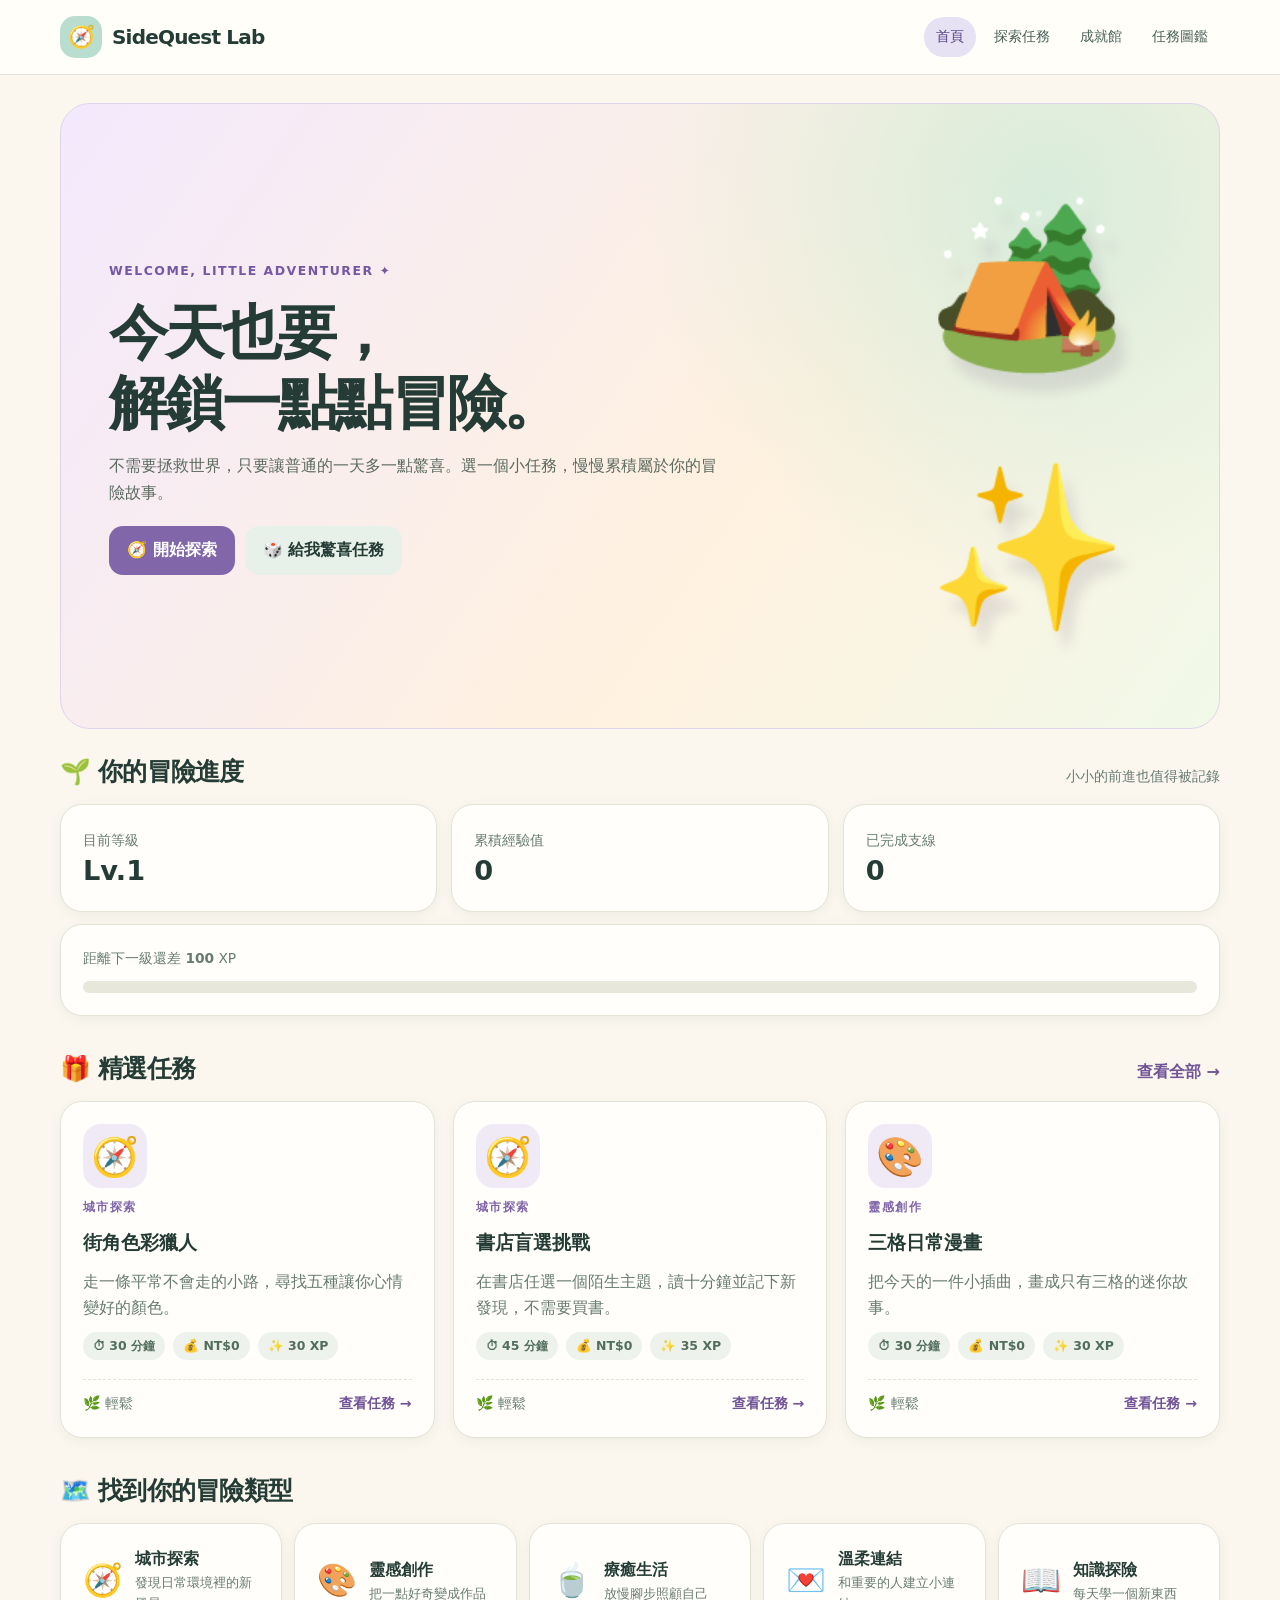
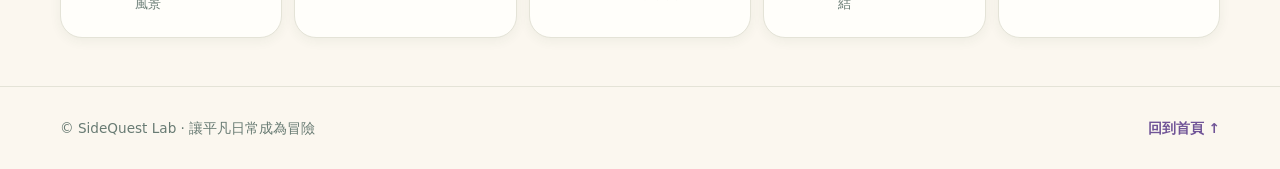
<file: index.html>
<!doctype html><html lang="zh-Hant"><head><meta charset="utf-8"><meta name="viewport" content="width=device-width, initial-scale=1"><meta name="description" content="SideQuest Lab：在日常生活發現值得解鎖的小冒險。"><title>日常支線任務所｜SideQuest Lab</title><link rel="stylesheet" href="./css/style.css"></head><body data-page="home" data-root="./"><header class="site-header"><div class="container nav-wrap"><a id="brand" class="brand" href=""><span class="brand-icon">🧭</span> SideQuest Lab</a><nav id="nav" class="nav" aria-label="主要導覽"></nav></div></header><main class="container"><p id="app-error" class="message" role="alert" hidden></p><section class="hero"><div><span class="eyebrow">WELCOME, LITTLE ADVENTURER ✦</span><h1>今天也要，<br>解鎖一點點冒險。</h1><p>不需要拯救世界，只要讓普通的一天多一點驚喜。選一個小任務，慢慢累積屬於你的冒險故事。</p><div class="actions"><a class="btn" href="pages/explore.html">🧭 開始探索</a><button id="random-quest" class="btn secondary" type="button">🎲 給我驚喜任務</button></div></div><div class="hero-art" aria-hidden="true">🏕️✨</div></section><section class="section"><div class="section-head"><h2>🌱 你的冒險進度</h2><span class="muted small">小小的前進也值得被記錄</span></div><div class="stats"><div class="stat"><span>目前等級</span><strong id="stat-level">Lv.1</strong></div><div class="stat"><span>累積經驗值</span><strong id="stat-xp">0</strong></div><div class="stat"><span>已完成支線</span><strong id="stat-done">0</strong></div></div><div class="panel" style="margin-top:12px"><div class="small muted">距離下一級還差 <strong id="xp-next">100</strong> XP</div><div class="progress" role="progressbar" aria-label="升級經驗進度" aria-valuemin="0" aria-valuemax="100" aria-valuenow="0"><div id="xp-bar"></div></div></div></section><section class="section"><div class="section-head"><h2>🎁 精選任務</h2><a class="link" href="pages/explore.html">查看全部 →</a></div><div id="featured" class="grid"></div></section><section class="section"><div class="section-head"><h2>🗺️ 找到你的冒險類型</h2></div><div id="categories" class="categories"></div></section></main><footer class="site-footer"><div class="container footer-flex"><span>© SideQuest Lab · 讓平凡日常成為冒險</span><a id="footer-home" class="link" href="">回到首頁 ↑</a></div></footer><script type="module" src="./js/app.js"></script></body></html>
</file>
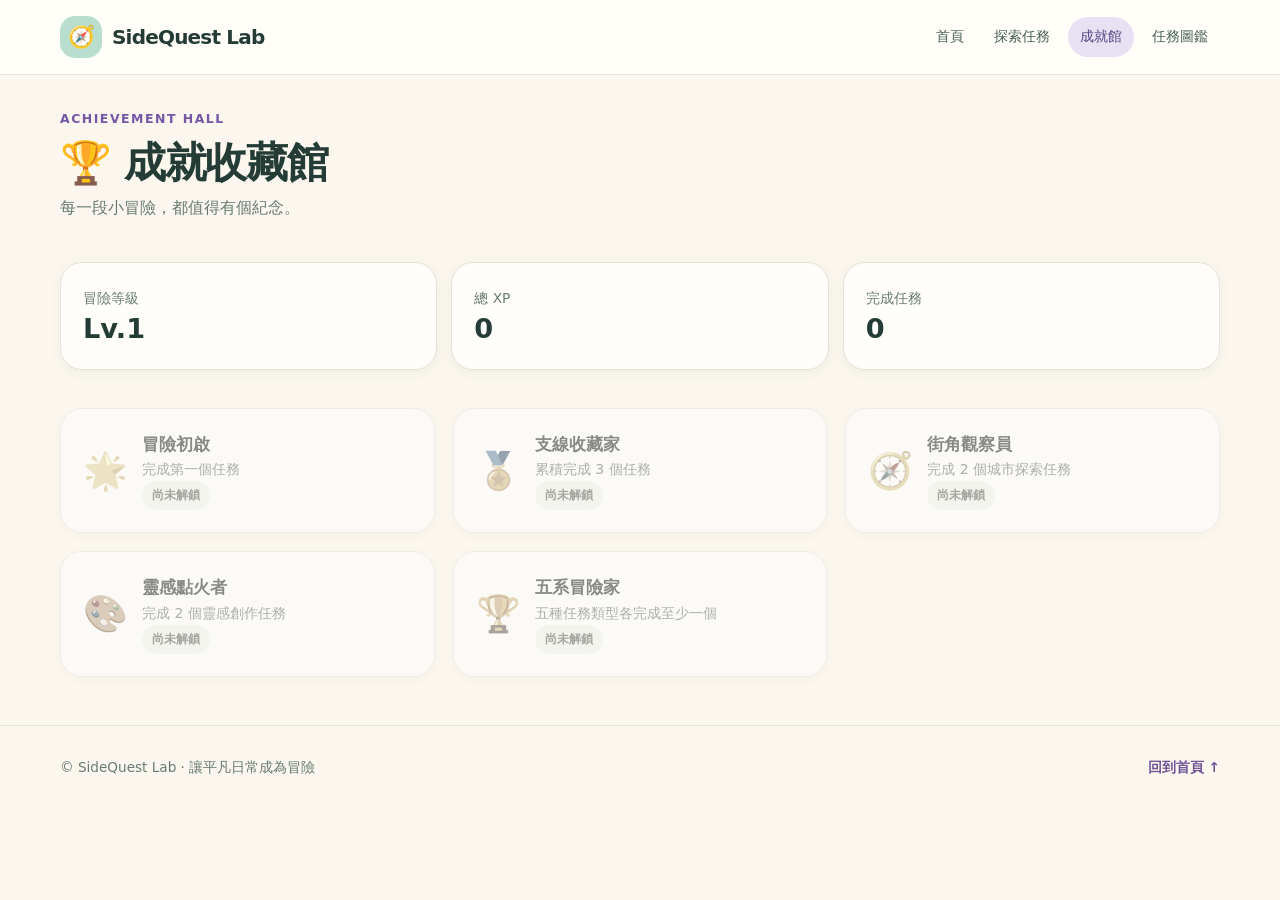
<file: pages/achievements.html>
<!doctype html><html lang="zh-Hant"><head><meta charset="utf-8"><meta name="viewport" content="width=device-width, initial-scale=1"><meta name="description" content="SideQuest Lab：在日常生活發現值得解鎖的小冒險。"><title>成就館｜SideQuest Lab</title><link rel="stylesheet" href="../css/style.css"></head><body data-page="achievements" data-root="../"><header class="site-header"><div class="container nav-wrap"><a id="brand" class="brand" href=""><span class="brand-icon">🧭</span> SideQuest Lab</a><nav id="nav" class="nav" aria-label="主要導覽"></nav></div></header><main class="container"><p id="app-error" class="message" role="alert" hidden></p><div class="page-head"><span class="eyebrow">ACHIEVEMENT HALL</span><h1>🏆 成就收藏館</h1><p>每一段小冒險，都值得有個紀念。</p></div><div class="stats section"><div class="stat"><span>冒險等級</span><strong id="stat-level">Lv.1</strong></div><div class="stat"><span>總 XP</span><strong id="stat-xp">0</strong></div><div class="stat"><span>完成任務</span><strong id="stat-done">0</strong></div></div><div id="achievements-grid" class="grid"></div></main><footer class="site-footer"><div class="container footer-flex"><span>© SideQuest Lab · 讓平凡日常成為冒險</span><a id="footer-home" class="link" href="">回到首頁 ↑</a></div></footer><script type="module" src="../js/app.js"></script></body></html>
</file>
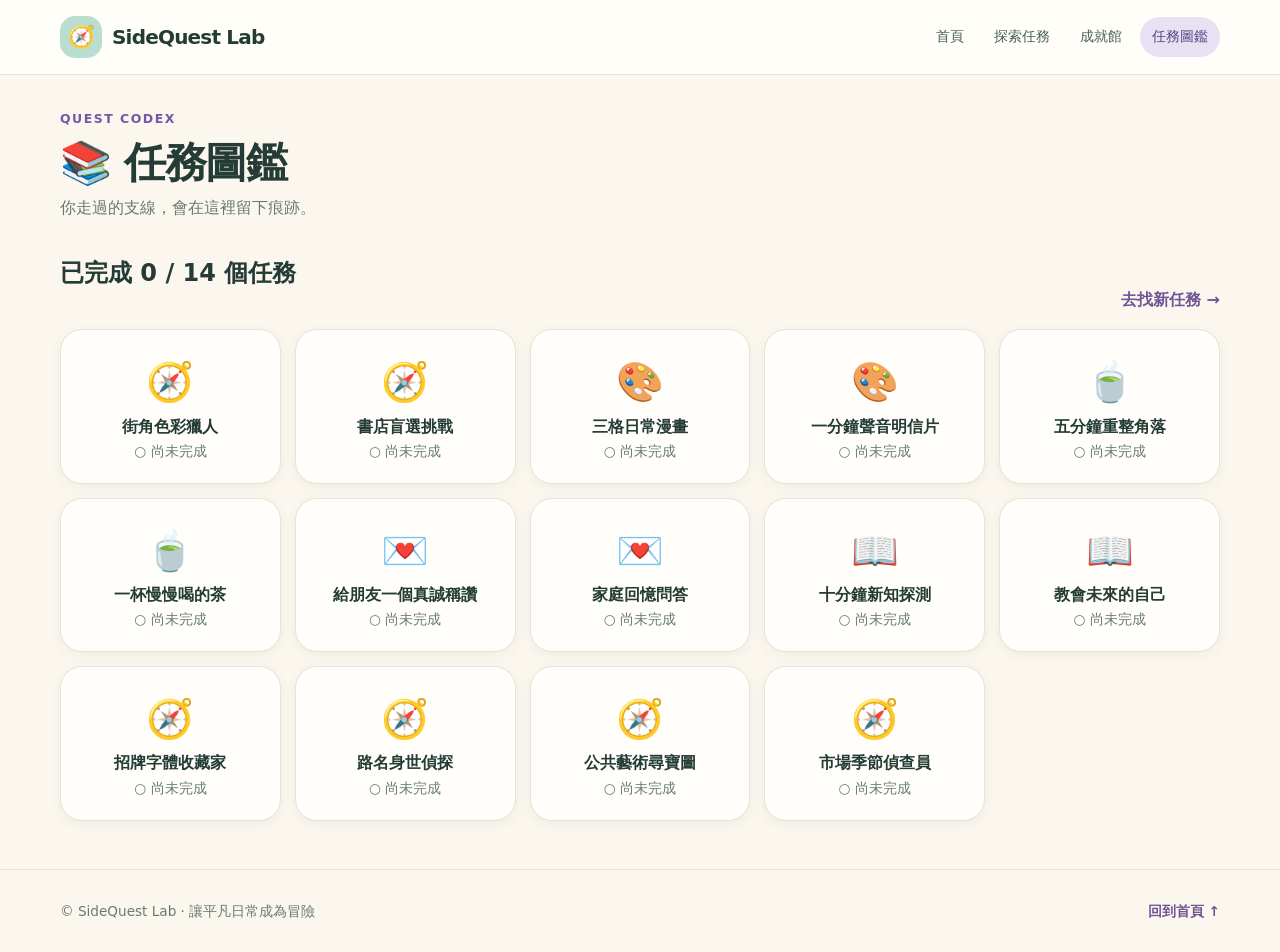
<file: pages/collection.html>
<!doctype html><html lang="zh-Hant"><head><meta charset="utf-8"><meta name="viewport" content="width=device-width, initial-scale=1"><meta name="description" content="SideQuest Lab：在日常生活發現值得解鎖的小冒險。"><title>任務圖鑑｜SideQuest Lab</title><link rel="stylesheet" href="../css/style.css"></head><body data-page="collection" data-root="../"><header class="site-header"><div class="container nav-wrap"><a id="brand" class="brand" href=""><span class="brand-icon">🧭</span> SideQuest Lab</a><nav id="nav" class="nav" aria-label="主要導覽"></nav></div></header><main class="container"><p id="app-error" class="message" role="alert" hidden></p><div class="page-head"><span class="eyebrow">QUEST CODEX</span><h1>📚 任務圖鑑</h1><p>你走過的支線，會在這裡留下痕跡。</p></div><div class="section-head"><h2 id="collection-counter">載入中…</h2><a class="link" href="explore.html">去找新任務 →</a></div><div id="collection-grid" class="collection-grid"></div></main><footer class="site-footer"><div class="container footer-flex"><span>© SideQuest Lab · 讓平凡日常成為冒險</span><a id="footer-home" class="link" href="">回到首頁 ↑</a></div></footer><script type="module" src="../js/app.js"></script></body></html>
</file>
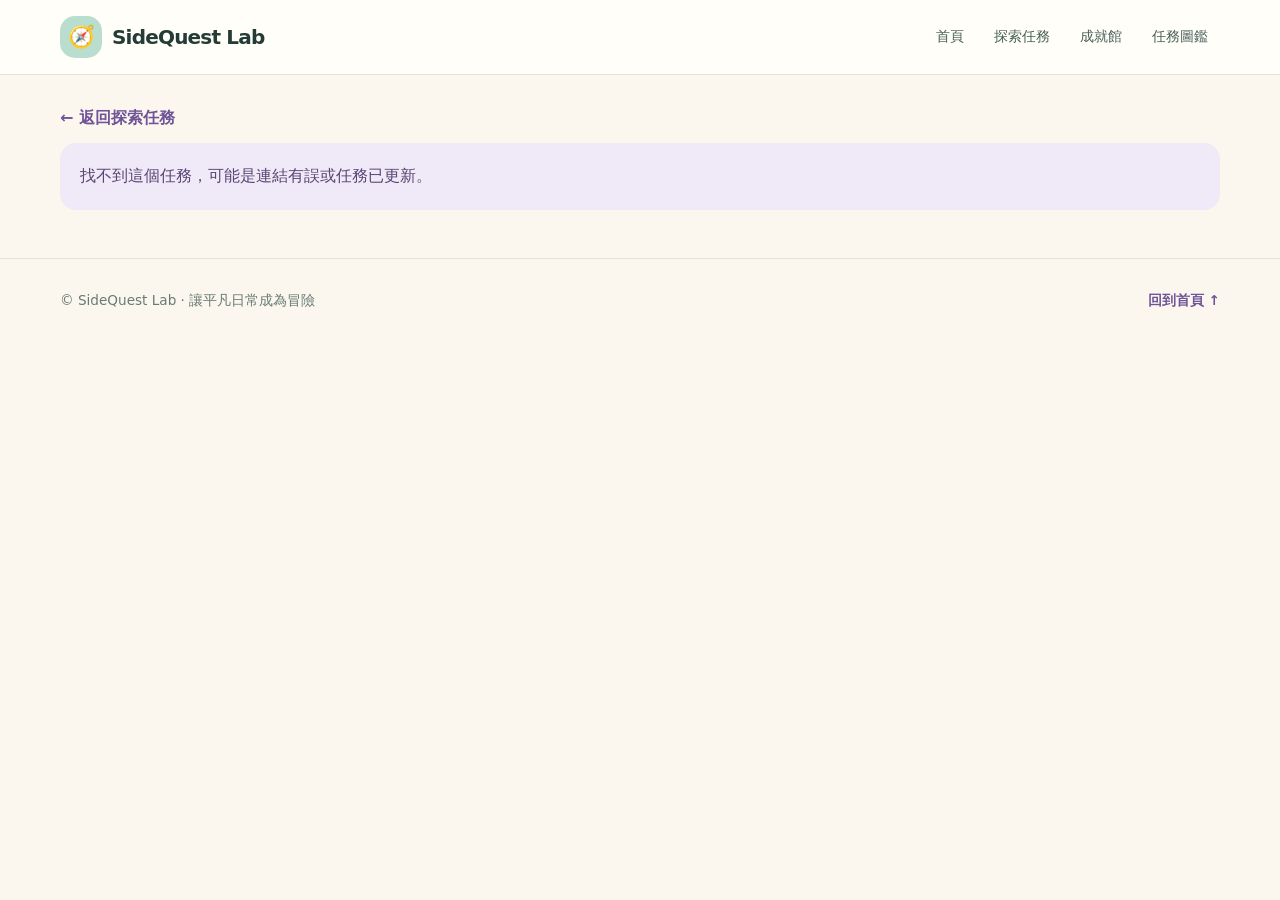
<file: pages/detail.html>
<!doctype html><html lang="zh-Hant"><head><meta charset="utf-8"><meta name="viewport" content="width=device-width, initial-scale=1"><meta name="description" content="SideQuest Lab：在日常生活發現值得解鎖的小冒險。"><title>任務詳情｜SideQuest Lab</title><link rel="stylesheet" href="../css/style.css"></head><body data-page="detail" data-root="../"><header class="site-header"><div class="container nav-wrap"><a id="brand" class="brand" href=""><span class="brand-icon">🧭</span> SideQuest Lab</a><nav id="nav" class="nav" aria-label="主要導覽"></nav></div></header><main class="container"><p id="app-error" class="message" role="alert" hidden></p><div class="page-head"><a class="link" href="explore.html">← 返回探索任務</a></div><div id="detail-content"></div></main><footer class="site-footer"><div class="container footer-flex"><span>© SideQuest Lab · 讓平凡日常成為冒險</span><a id="footer-home" class="link" href="">回到首頁 ↑</a></div></footer><script type="module" src="../js/app.js"></script></body></html>
</file>
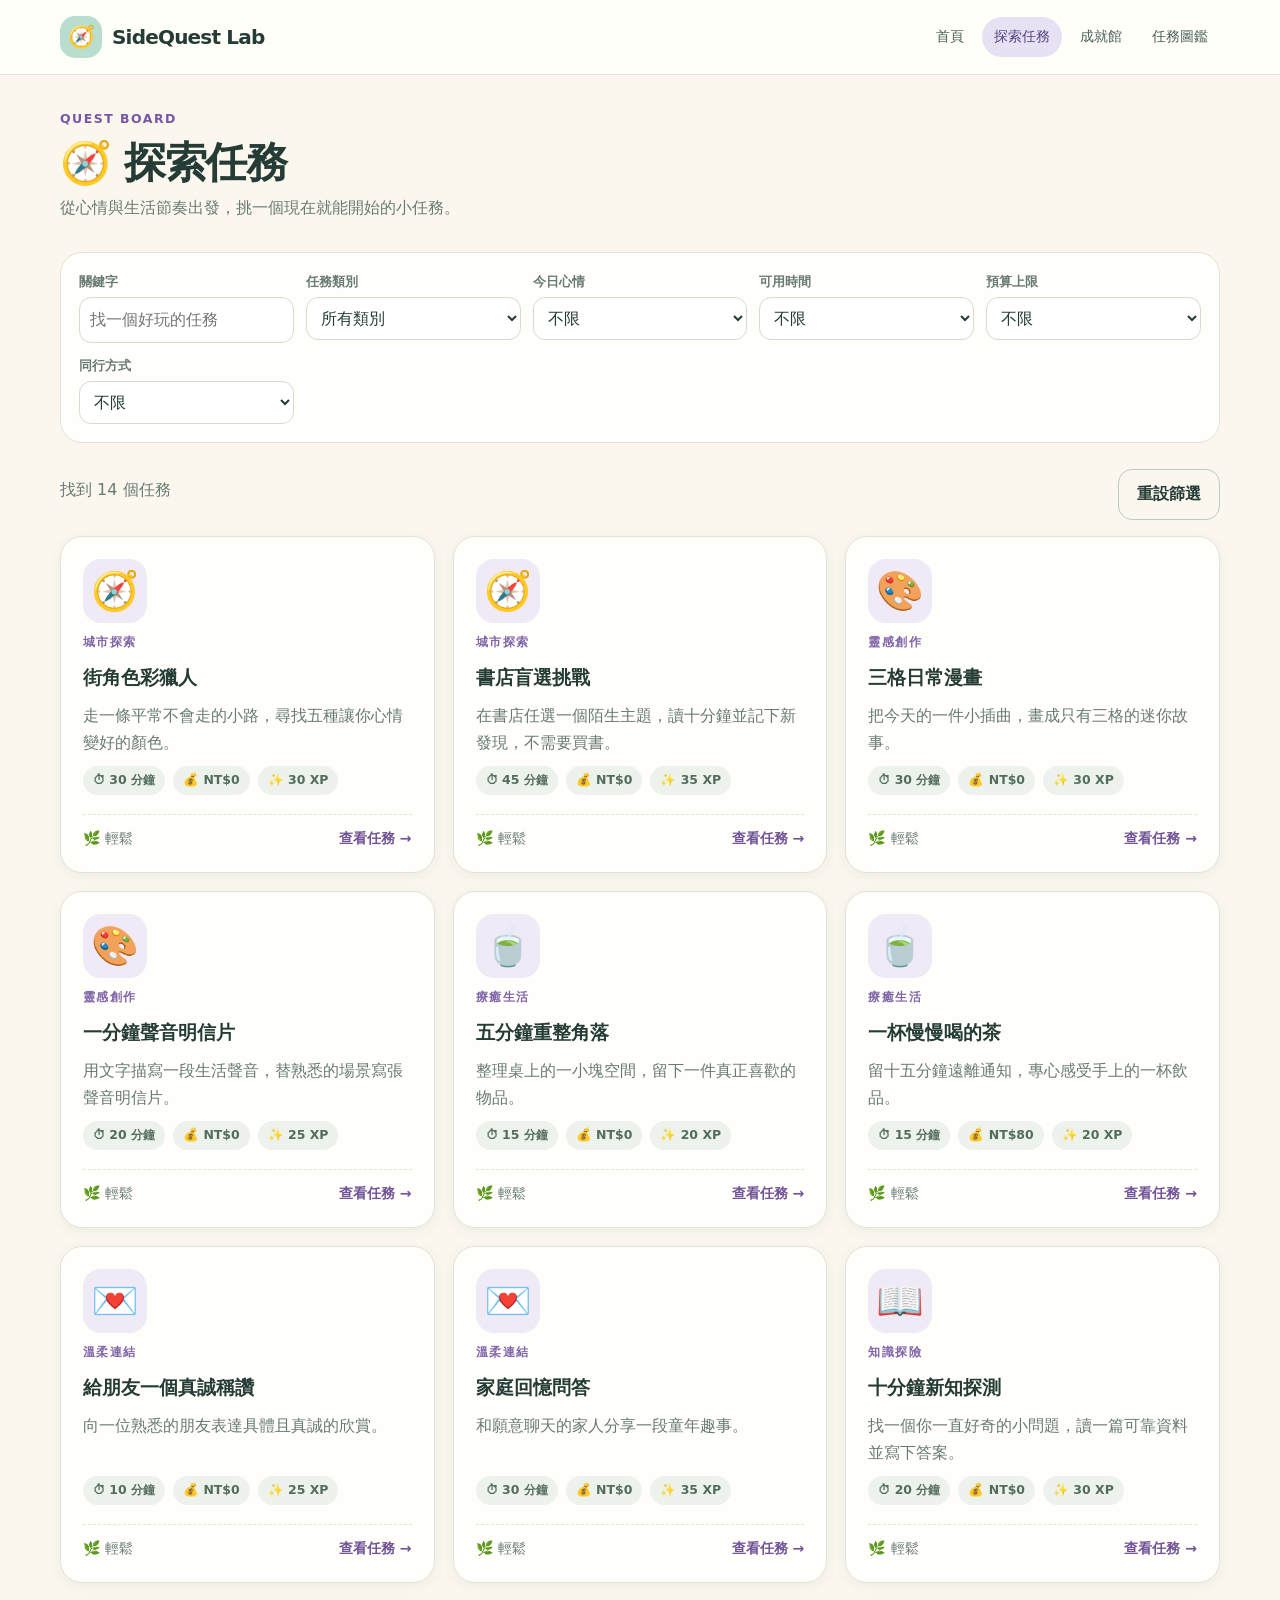
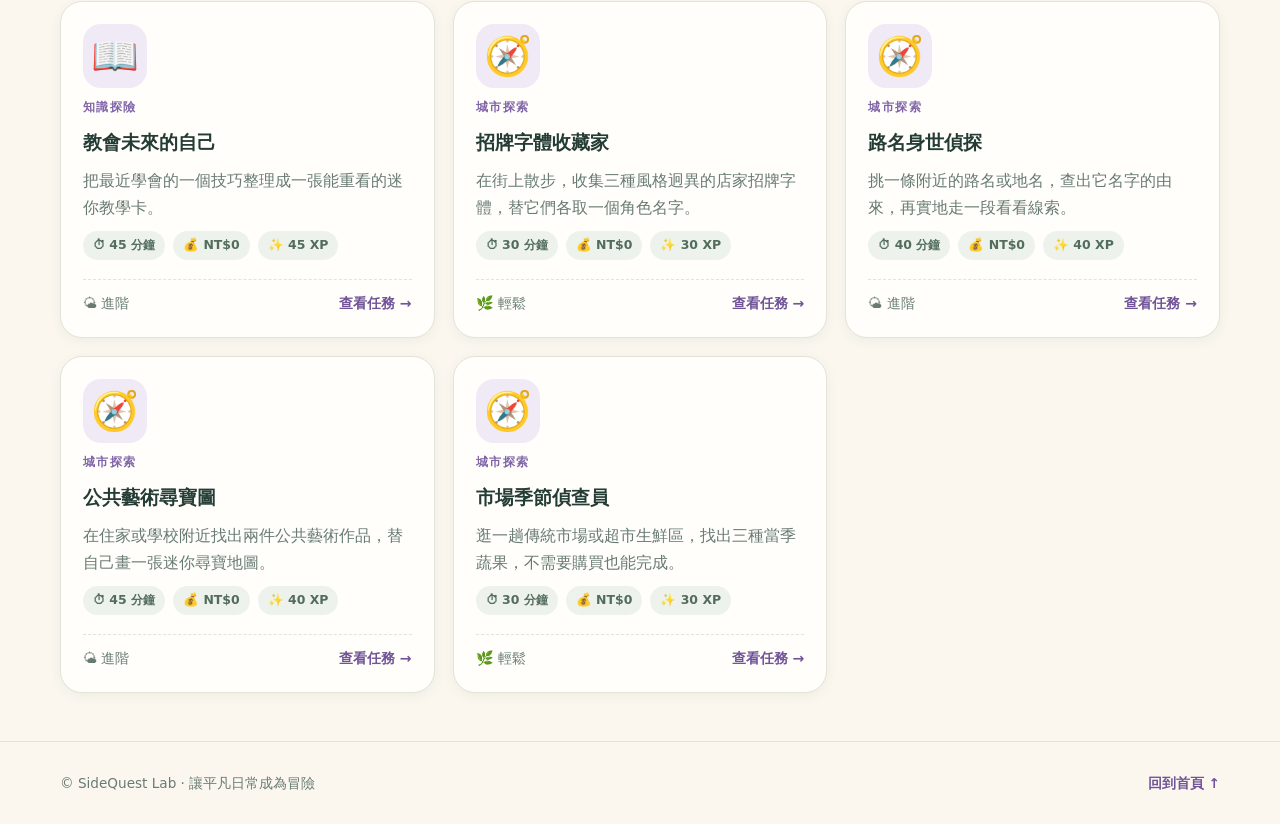
<file: pages/explore.html>
<!doctype html><html lang="zh-Hant"><head><meta charset="utf-8"><meta name="viewport" content="width=device-width, initial-scale=1"><meta name="description" content="SideQuest Lab：在日常生活發現值得解鎖的小冒險。"><title>探索任務｜SideQuest Lab</title><link rel="stylesheet" href="../css/style.css"></head><body data-page="explore" data-root="../"><header class="site-header"><div class="container nav-wrap"><a id="brand" class="brand" href=""><span class="brand-icon">🧭</span> SideQuest Lab</a><nav id="nav" class="nav" aria-label="主要導覽"></nav></div></header><main class="container"><p id="app-error" class="message" role="alert" hidden></p><div class="page-head"><span class="eyebrow">QUEST BOARD</span><h1>🧭 探索任務</h1><p>從心情與生活節奏出發，挑一個現在就能開始的小任務。</p></div><div class="filters" role="search"><div class="field"><label for="search">關鍵字</label><input id="search" placeholder="找一個好玩的任務"></div><div class="field"><label for="category">任務類別</label><select id="category"><option value="">所有類別</option></select></div><div class="field"><label for="mood">今日心情</label><select id="mood"><option value="">不限</option><option value="bored">有點無聊</option><option value="calm">想放鬆</option><option value="curious">很好奇</option><option value="energetic">活力滿滿</option></select></div><div class="field"><label for="duration">可用時間</label><select id="duration"><option value="">不限</option><option value="15">15 分鐘內</option><option value="30">30 分鐘內</option><option value="60">1 小時內</option></select></div><div class="field"><label for="budget">預算上限</label><select id="budget"><option value="">不限</option><option value="0">免費</option><option value="100">NT$100 內</option><option value="300">NT$300 內</option></select></div><div class="field"><label for="companion">同行方式</label><select id="companion"><option value="">不限</option><option value="solo">自己</option><option value="friends">朋友</option><option value="family">家人</option></select></div></div><div class="section-head"><p id="result-count" class="muted" role="status"></p><button id="reset-filters" class="btn outline" type="button">重設篩選</button></div><div id="quest-results" class="grid"></div></main><footer class="site-footer"><div class="container footer-flex"><span>© SideQuest Lab · 讓平凡日常成為冒險</span><a id="footer-home" class="link" href="">回到首頁 ↑</a></div></footer><script type="module" src="../js/app.js"></script></body></html>
</file>
<file: css/style.css>
:root{--cream:#fbf7ef;--ink:#243c35;--muted:#687b73;--purple:#8166a9;--mint:#b9ded0;--peach:#f1bc8e;--white:#fffefa;--border:#e4e3d7;--shadow:0 10px 32px #344c3820;--radius:22px}*{box-sizing:border-box}body{margin:0;background:var(--cream);color:var(--ink);font-family:system-ui,-apple-system,"Noto Sans TC","Microsoft JhengHei",sans-serif;line-height:1.65}a{color:inherit;text-decoration:none}button,input,select{font:inherit}button{cursor:pointer}button:disabled{cursor:not-allowed;opacity:.55}:focus-visible{outline:3px solid var(--purple);outline-offset:3px}.container{width:min(1160px,calc(100% - 32px));margin:auto}.site-header{background:#fffefaee;border-bottom:1px solid var(--border);position:sticky;top:0;z-index:5;backdrop-filter:blur(10px)}.nav-wrap{display:flex;align-items:center;justify-content:space-between;gap:16px;min-height:74px}.brand{display:flex;align-items:center;gap:10px;font-weight:850;font-size:1.25rem;letter-spacing:-.04em}.brand-icon{display:grid;place-items:center;width:42px;height:42px;background:var(--mint);border-radius:15px;font-size:1.35rem}.nav{display:flex;gap:6px;flex-wrap:wrap}.nav a{padding:8px 12px;border-radius:999px;font-size:.9rem;color:#496057}.nav a[aria-current=page],.nav a:hover{background:#e6e1f3;color:#584482}.hero{margin:28px 0 24px;border:1px solid #ded5e9;border-radius:30px;background:radial-gradient(circle at 85% 15%,#d8ecdb 0,transparent 36%),linear-gradient(125deg,#f3e9fd,#fff1df 60%,#f1f9e9);padding:48px;display:grid;grid-template-columns:1.45fr .55fr;align-items:center;gap:22px;min-height:315px}.eyebrow{color:#7657a5;font-weight:750;letter-spacing:.12em;font-size:.78rem;text-transform:uppercase}.hero h1{font-size:clamp(2rem,5vw,3.7rem);line-height:1.18;letter-spacing:-.045em;margin:14px 0}.hero p{max-width:620px;color:#5b6a5f}.hero-art{font-size:clamp(5rem,13vw,10rem);text-align:center;filter:drop-shadow(10px 18px 6px #735f7d28)}.btn{border:0;border-radius:14px;background:var(--purple);color:white;padding:11px 18px;font-weight:750;display:inline-flex;gap:8px;align-items:center;justify-content:center;min-height:44px}.btn:hover{filter:brightness(.95)}.btn.secondary{background:#e7f1e9;color:var(--ink)}.btn.outline{background:transparent;color:var(--ink);border:1px solid #bccbc0}.actions{display:flex;gap:10px;flex-wrap:wrap;margin-top:20px}.section{margin:28px 0 38px}.section-head{display:flex;justify-content:space-between;gap:16px;align-items:end;margin-bottom:16px}.section h2,.page-head h1{line-height:1.25;letter-spacing:-.03em}.section h2{font-size:1.55rem;margin:0}.muted{color:var(--muted)}.small{font-size:.86rem}.grid{display:grid;grid-template-columns:repeat(3,minmax(0,1fr));gap:18px}.quest-card,.panel,.stat,.category-tile,.achievement-card{background:var(--white);border:1px solid var(--border);border-radius:var(--radius);padding:22px;box-shadow:0 3px 12px #324b3510}.quest-card{display:flex;flex-direction:column;gap:10px;transition:transform .18s}.quest-card:hover{transform:translateY(-3px)}.quest-icon{font-size:2.4rem;width:64px;height:64px;display:grid;place-items:center;background:#f0e9f6;border-radius:18px}.pill{display:inline-flex;align-items:center;border-radius:999px;padding:4px 10px;background:#edf3ec;color:#536d5d;font-size:.78rem;font-weight:700}.quest-card h3{margin:0;font-size:1.16rem}.quest-card p{margin:0;color:var(--muted);flex:1}.card-meta{display:flex;gap:8px;flex-wrap:wrap}.card-footer{display:flex;justify-content:space-between;align-items:center;margin-top:9px;padding-top:12px;border-top:1px dashed var(--border);font-size:.88rem}.link{color:#705497;font-weight:800}.stats{display:grid;grid-template-columns:repeat(3,minmax(0,1fr));gap:14px}.stat strong{font-size:1.7rem;display:block;line-height:1.3}.stat span{color:var(--muted);font-size:.86rem}.progress{height:12px;background:#e8e7db;border-radius:99px;overflow:hidden;margin-top:12px}.progress>div{height:100%;background:linear-gradient(90deg,#8f71b5,#abd7bf);border-radius:99px;width:0}.category-tile{display:flex;gap:12px;align-items:center}.category-tile .emoji{font-size:2rem}.category-tile h3{font-size:.98rem;margin:0}.category-tile p{font-size:.8rem;color:var(--muted);margin:0}.categories{display:grid;grid-template-columns:repeat(5,minmax(0,1fr));gap:12px}.page-head{padding:30px 0 12px}.page-head h1{font-size:clamp(1.8rem,4vw,2.6rem);margin:6px 0}.page-head p{margin:0;color:var(--muted)}.filters{display:grid;grid-template-columns:repeat(5,minmax(0,1fr));gap:12px;padding:18px;background:var(--white);border:1px solid var(--border);border-radius:var(--radius);margin:18px 0}.field label{display:block;font-size:.8rem;color:var(--muted);font-weight:700;margin-bottom:5px}.field select,.field input{width:100%;border:1px solid #d4dcd2;border-radius:12px;min-height:43px;padding:9px 10px;color:var(--ink);background:white;min-width:0}.message{padding:20px;border-radius:16px;background:#f0e9f8;color:#584674}.detail-layout{display:grid;grid-template-columns:1.6fr 1fr;gap:22px}.detail-art{background:linear-gradient(130deg,#e9e0f6,#e0eee0);border-radius:18px;min-height:180px;display:grid;place-items:center;font-size:5rem}.steps{padding-left:25px}.steps li{margin:10px 0}.achievement-card{display:flex;gap:14px;align-items:center}.achievement-card.locked{opacity:.57;filter:grayscale(.7)}.achievement-card .emoji{font-size:2.25rem}.achievement-card h3{margin:0;font-size:1.05rem}.achievement-card p{margin:0;color:var(--muted);font-size:.88rem}.collection-grid{display:grid;grid-template-columns:repeat(5,minmax(0,1fr));gap:14px}.collection-card{text-align:center;padding:20px 10px}.collection-card .emoji{font-size:2.4rem}.site-footer{border-top:1px solid var(--border);padding:30px 0;color:var(--muted);margin-top:48px;font-size:.85rem}.footer-flex{display:flex;justify-content:space-between;gap:16px;flex-wrap:wrap}.hidden{display:none!important}.empty{grid-column:1/-1}.kicker{font-size:.75rem;text-transform:uppercase;letter-spacing:.12em;color:var(--purple);font-weight:800}#toast{position:fixed;right:18px;bottom:18px;background:var(--ink);color:white;padding:12px 18px;border-radius:12px;box-shadow:var(--shadow);max-width:min(380px,90vw);z-index:10} @media(max-width:920px){.grid{grid-template-columns:repeat(2,minmax(0,1fr))}.categories,.collection-grid{grid-template-columns:repeat(3,minmax(0,1fr))}.filters{grid-template-columns:repeat(3,minmax(0,1fr))}.hero{padding:34px}.detail-layout{grid-template-columns:1fr}}@media(max-width:620px){.nav-wrap{align-items:flex-start;flex-direction:column;padding:12px 0}.nav{gap:0}.nav a{padding:6px 8px;font-size:.78rem}.hero{grid-template-columns:1fr;padding:28px}.hero-art{display:none}.grid,.stats{grid-template-columns:1fr}.categories,.collection-grid{grid-template-columns:repeat(2,minmax(0,1fr))}.filters{grid-template-columns:1fr}.section-head{align-items:start;flex-direction:column}.detail-layout{display:block}.detail-layout>*+*{margin-top:16px}}
</file>
